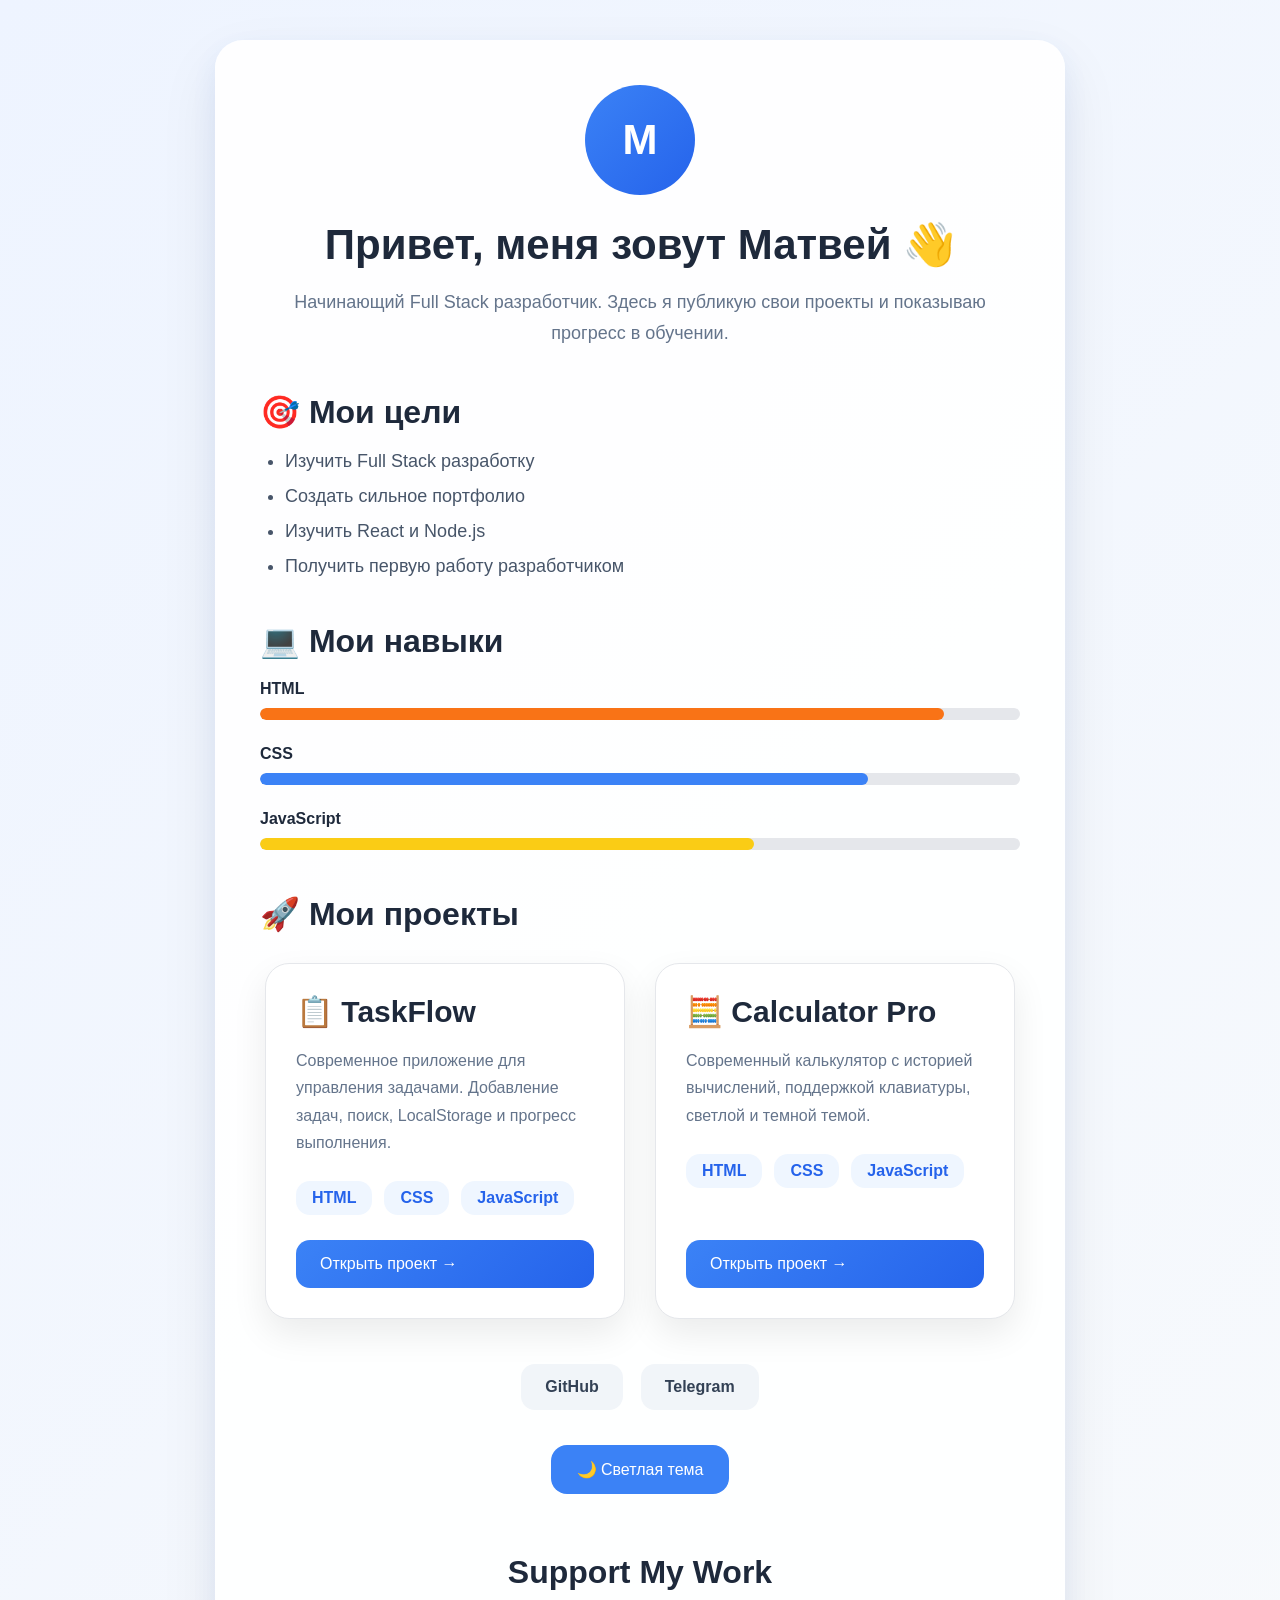
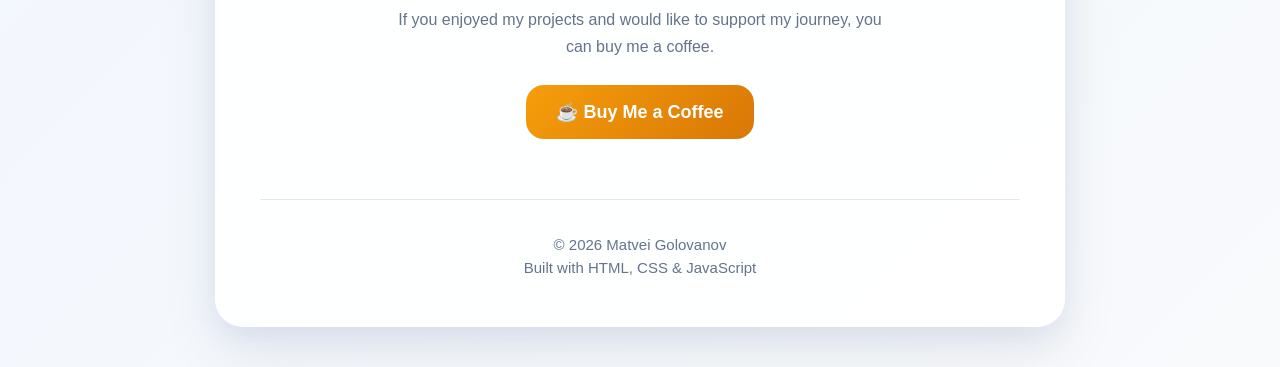
<file: index.html>
<!DOCTYPE html>
<html lang="ru">

<head>

    <meta charset="UTF-8">

    <meta name="viewport" content="width=device-width, initial-scale=1.0">

    <title>Матвей | Frontend Developer</title>

    <link rel="stylesheet" href="style.css">

</head>

    <body>

        <div class="profile-card">

            <div class="avatar">
                M
            </div>

            <h1>
                Привет, меня зовут Матвей 👋
            </h1>

            <p class="subtitle">
                Начинающий Full Stack разработчик.
                Здесь я публикую свои проекты и показываю прогресс в обучении.
            </p>

            <h2>🎯 Мои цели</h2>

            <ul class="goals">

                <li>Изучить Full Stack разработку</li>

                <li>Создать сильное портфолио</li>

                <li>Изучить React и Node.js</li>

                <li>Получить первую работу разработчиком</li>

            </ul>

            <h2>💻 Мои навыки</h2>

            <div class="skills">

                <div class="skill">

                    <p>HTML</p>

                    <div class="progress">

                        <div class="progress-bar html" id="htmlBar"></div>

                    </div>

                </div>

                <div class="skill">

                    <p>CSS</p>

                    <div class="progress">

                        <div class="progress-bar css" id="cssBar"></div>

                    </div>

                </div>

                <div class="skill">

                    <p>JavaScript</p>

                    <div class="progress">

                        <div class="progress-bar js" id="jsBar"></div>

                    </div>

                </div>

            </div>

        <h2 class="projects-title">
            🚀 Мои проекты
        </h2>

        <div class="projects">

            <div class="project-card">

                <h3>
                    📋 TaskFlow
                </h3>

                <p>

                    Современное приложение для управления задачами.

                    Добавление задач, поиск,

                    LocalStorage и прогресс выполнения.

                </p>

                <div class="project-stack">

                    <span>HTML</span>

                    <span>CSS</span>

                    <span>JavaScript</span>

                </div>

                <a  href="todo-list/index.html"
                    class="project-button">
                    Открыть проект →
                </a>         
            </div>

            <div class="project-card">

                <h3>🧮 Calculator Pro</h3>

                <p>

                Современный калькулятор с историей вычислений, поддержкой клавиатуры, 
                светлой и темной темой.
                </p>

                <div class="project-stack">

                <span>HTML</span>
                <span>CSS</span>
                <span>JavaScript</span>
            </div>

            <a
                href="https://matvei-novichok.github.io/calculator-pro/"
                class="project-button"
                target="_blank">

                Открыть проект →

            </a>

            </div>

            </div>

            <div class="buttons">

                <a
                    class="link-button"
                    href="https://github.com/Matvei-novichok"
                    target="_blank">

                    GitHub

                </a>

                <a
                    class="link-button"
                    href="https://t.me/magolsar"
                    target="_blank">

                    Telegram

                </a>

            </div>

            <button id="themeButton">

                🌙 Светлая тема

            </button>

            <div class="support">

                <h2>Support My Work</h2>

                <p>
                    If you enjoyed my projects and would like to support my journey,
                    you can buy me a coffee.
                </p>

                <a
                    href="https://www.donationalerts.com/r/matvei_novck"
                    target="_blank"
                    class="support-button">

                    ☕ Buy Me a Coffee
                </a>

            </div>

            <footer class="footer">

                <p>© 2026 Matvei Golovanov</p>

                <p>Built with HTML, CSS & JavaScript</p>

            </footer>

        </div>

        <script src="script.js"></script>

    </body>

</html>
</file>
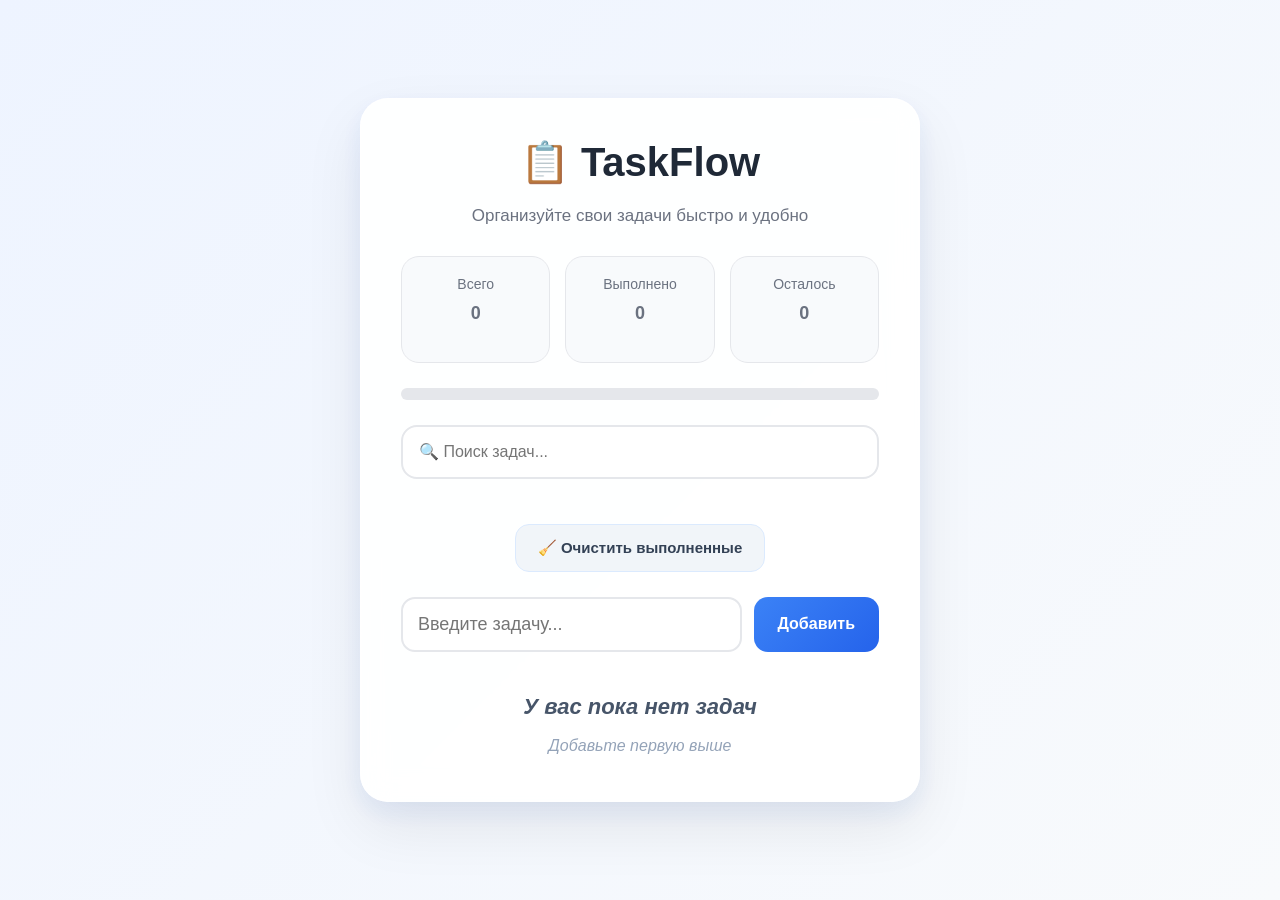
<file: todo-list/index.html>
<!DOCTYPE html>
<html lang="ru">
<head>
    <meta charset="UTF-8">
    <meta name="viewport" content="width=device-width, initial-scale=1.0">
    <title>TaskFlow</title>

    <link rel="stylesheet" href="style.css">
</head>
<body>

    <div class="container">

        <h1>📋 TaskFlow</h1>

        <p class="subtitle">
            Организуйте свои задачи быстро и удобно
        </p>

        <div class="stats">

            <div class="stat-card">

                <span>Всего</span>

                <h3 id="taskCounter">0</h3>

            </div>

            <div class="stat-card">

                <span>Выполнено</span>

                <h3 id="completedCounter">0</h3>

            </div>

            <div class="stat-card">

                <span>Осталось</span>

                <h3 id="remainingCounter">0</h3>

            </div>

        </div>

        <div class="progress">
            <div id="progressBar"></div>
        </div>

        <input
            type="text"
            id="searchInput"
            placeholder="🔍 Поиск задач..."
        >

        <button id="clearCompleted">
            🧹 Очистить выполненные
        </button>

        <div class="input-group">
            <input
                type="text"
                id="taskInput"
                placeholder="Введите задачу..."
            >

            <button id="addButton">
                Добавить
            </button>
        </div>

        <ul id="taskList">

        </ul>

        <p id="emptyText">
            <span class="empty-title">У вас пока нет задач</span>
            <span class="empty-subtitle">Добавьте первую выше</span>
        </p>

    </div>

    <script src="script.js"></script>

</body>
</html>
</file>
<file: style.css>
/* ===========================
   ОБЩИЕ НАСТРОЙКИ
=========================== */

* {
    margin: 0;
    padding: 0;
    box-sizing: border-box;
}

body {
    font-family: "Segoe UI", Arial, sans-serif;
    background: linear-gradient(135deg, #eef4ff 0%, #f8fafc 100%);
    display: flex;
    justify-content: center;
    align-items: center;
    min-height: 100vh;
    padding: 40px;
    color: #1e293b;
}

/* ===========================
   КАРТОЧКА
=========================== */

.profile-card {
    width: 100%;
    max-width: 850px;
    background: rgba(255,255,255,.95);
    border-radius: 28px;
    padding: 45px;
    box-shadow:
        0 25px 60px rgba(0,0,0,.08),
        0 10px 25px rgba(59,130,246,.08);
    transition: .35s;
}

.profile-card:hover {
    transform: translateY(-4px);
}

/* ===========================
   AVATAR
=========================== */

.avatar {
    width: 110px;
    height: 110px;
    border-radius: 50%;
    background: linear-gradient(135deg,#3b82f6,#2563eb);
    color: white;
    font-size: 42px;
    font-weight: bold;

    display:flex;
    justify-content:center;
    align-items:center;

    margin:0 auto 25px;
}

/* ===========================
   ЗАГОЛОВКИ
=========================== */

h1{
    text-align:center;
    font-size:42px;
    margin-bottom:18px;
}

.subtitle{
    text-align:center;
    color:#64748b;
    line-height:1.7;
    font-size:18px;
    margin-bottom:40px;
}

h2{
    margin-top:45px;
    margin-bottom:20px;
    font-size:32px;
}

/* ===========================
   ЦЕЛИ
=========================== */

.goals{
    padding-left:25px;
}

.goals li{
    margin-bottom:14px;
    font-size:18px;
    color:#475569;
}

/* ===========================
   НАВЫКИ
=========================== */

.skill{
    margin-bottom:25px;
}

.skill p{
    font-weight:600;
    margin-bottom:10px;
}

.progress{
    height:12px;
    background:#e5e7eb;
    border-radius:20px;
    overflow:hidden;
}

.progress-bar{
    height:100%;
    border-radius:20px;
    transition:width .8s ease;
}

.html{
    width:90%;
    background:#f97316;
}

.css{
    width:80%;
    background:#3b82f6;
}

.js{
    width:65%;
    background:#facc15;
}

/* ===========================
   ПРОЕКТЫ
=========================== */

.projects{
    display:flex;
    justify-content:center;
    gap:30px;
    margin-top:30px;
    align-items:stretch;
}

.project-card{

    width:100%;
    max-width:360px;

    display:flex;
    flex-direction:column;

    background:#ffffff;
    border:1px solid #e5e7eb;
    border-radius:24px;
    padding:30px;
    box-shadow:0 15px 35px rgba(0,0,0,.08);
    transition:.3s;

}

.project-card:hover{

    transform:translateY(-8px);

    box-shadow:0 25px 50px rgba(0,0,0,.12);

}

.project-card h3{

    font-size:30px;

    margin-bottom:18px;

}

.project-card p{

    color:#64748b;

    line-height:1.7;

}

.project-stack{

    display:flex;

    gap:12px;

    flex-wrap:wrap;

    margin:25px 0;

}

.project-stack span{

    background:#eff6ff;

    color:#2563eb;

    padding:8px 16px;

    border-radius:14px;

    font-weight:600;

}

.project-button{

    display:inline-block;

    margin-top:10px;

    background:linear-gradient(135deg,#3b82f6,#2563eb);

    color:white;

    text-decoration:none;

    padding:15px 24px;

    border-radius:14px;

    transition:.3s;
    margin-top:auto;

}

.project-button:hover{

    transform:translateY(-2px);

    box-shadow:0 12px 25px rgba(59,130,246,.35);

}

/* ===========================
   КНОПКИ
=========================== */

.buttons{

    display:flex;

    justify-content:center;

    gap:18px;

    margin-top:45px;

}

.link-button{

    text-decoration:none;

    background:#f1f5f9;

    color:#334155;

    padding:14px 24px;

    border-radius:14px;

    font-weight:600;

    transition:.3s;

}

.link-button:hover{

    background:#e2e8f0;

    transform:translateY(-2px);

}

/* ===========================
   КНОПКА ТЕМЫ
=========================== */

#themeButton{

    display:block;

    margin:35px auto 0;

    border:none;

    border-radius:16px;

    background:#3b82f6;

    color:white;

    padding:15px 26px;

    font-size:16px;

    cursor:pointer;

    transition:.3s;

}

#themeButton:hover{

    transform:translateY(-2px);

    box-shadow:0 12px 25px rgba(59,130,246,.35);

}

/* ===========================
   АДАПТИВНОСТЬ
=========================== */

@media(max-width:768px){

    body{

        padding:20px;

    }

    .profile-card{

        padding:28px;

    }

    h1{

        font-size:34px;

    }

    h2{

        font-size:26px;

    }

    .subtitle{

        font-size:16px;

    }

    .buttons{

        flex-direction:column;

    }

    .link-button{

        text-align:center;

    }

}

/* ===========================
   DARK THEME
=========================== */

.dark-theme{

    background:#0f172a;

    color:white;

}

.dark-theme .profile-card{

    background:#1e293b;

}

.dark-theme .subtitle{

    color:#cbd5e1;

}

.dark-theme .goals li{

    color:#e2e8f0;

}

.dark-theme .project-card{

    background:#334155;

    border-color:#475569;

}

.dark-theme .project-card p{

    color:#cbd5e1;

}

.dark-theme .project-stack span{

    background:#1d4ed8;

    color:white;

}

.dark-theme .link-button{

    background:#334155;

    color:white;

}

.dark-theme .link-button:hover{

    background:#475569;

}

/* ===========================
   МОБИЛЬНЫЕ КАРТОЧКИ ПРОЕКТОВ
=========================== */

@media (max-width:768px){

    body{
        padding:0;
    }

    .profile-card{
        width:100%;
        border-radius:0;
        padding:25px 20px;
    }

    .projects{
        display:flex;
        overflow-x:auto;
        overflow-y:hidden;
        scroll-snap-type:x mandatory;
        scroll-behavior:smooth;
        -webkit-overflow-scrolling:touch;
        gap:20px;
        padding:0;
        margin-top:30px;
    }

    .projects::-webkit-scrollbar{
        display:none;
    }

    .project-card{
        flex:0 0 100%;
        min-width:100%;
        max-width:100%;
        scroll-snap-align:start;
        padding:30px;
        border-radius:24px;
    }

}

/* ===========================
   SUPPORT
=========================== */

.support{
    text-align:center;
    margin-top:60px;
}

.support h2{
    margin-bottom:15px;
}

.support p{
    max-width:500px;
    margin:0 auto 25px;
    color:#64748b;
    line-height:1.7;
}

.support-button{
    display:inline-block;
    background:linear-gradient(135deg,#f59e0b,#d97706);
    color:white;
    text-decoration:none;
    padding:16px 30px;
    border-radius:18px;
    font-size:18px;
    font-weight:600;
    transition:.3s;
}

.support-button:hover{
    transform:translateY(-3px);
    box-shadow:0 15px 30px rgba(245,158,11,.35);
}

/* ===========================
   FOOTER
=========================== */

.footer{
    margin-top:60px;
    padding-top:30px;
    border-top:1px solid #e5e7eb;
    text-align:center;
}

.footer p{
    color:#64748b;
    font-size:15px;
    margin:6px 0;
}
</file>
<file: todo-list/style.css>
* {
    margin: 0;
    padding: 0;
    box-sizing: border-box;
}

body {
    font-family: "Segoe UI", Arial, sans-serif;
    background: linear-gradient(135deg, #eef4ff 0%, #f8fafc 100%);
    display: flex;
    justify-content: center;
    align-items: center;
    min-height: 100vh;
    margin: 0;
    padding: 30px;
}

.container {
    width: 560px;
    background: rgba(255,255,255,0.92);
    backdrop-filter: blur(14px);
    padding: 40px;
    border-radius: 28px;
    border: 1px solid rgba(255,255,255,0.8);

    box-shadow:
        0 25px 60px rgba(0,0,0,.08),
        0 10px 25px rgba(59,130,246,.08);

    transition: .35s;
}

.container:hover {
    transform: translateY(-4px);
}

h1 {
    text-align: center;
    margin-bottom: 30px;
    color: #1f2937;
    font-size: 40px;
}

.input-group {
    display: flex;
    gap: 12px;
}

input {
    flex: 1;
    padding: 15px;
    border: 2px solid #e5e7eb;
    border-radius: 14px;
    font-size: 18px;
    outline: none;
    transition: 0.3s;
}

input:focus {
    border-color: #3b82f6;
}

button {
    padding: 15px 24px;
    border: none;
    border-radius: 14px;

    background: linear-gradient(135deg,#3b82f6,#2563eb);

    color: white;
    font-size: 16px;
    font-weight: 600;

    cursor: pointer;

    transition: .25s;
}

button:hover {

    transform: translateY(-2px);

    box-shadow: 0 12px 25px rgba(59,130,246,.35);

}

button:active {

    transform: scale(.97);

}

button:hover {
    background: #2563eb;
    transform: translateY(-2px);
}

#taskList {
    list-style: none;
    margin-top: 30px;
}

#taskList li {
    background: #f9fafb;
    border: 2px solid #eef2f7;
    border-radius: 16px;
    padding: 18px 20px;
    margin-bottom: 15px;
    font-size: 18px;
    color: #1f2937;
    transition: 0.3s;
}

#taskList li:hover {
    transform: scale(1.02);
}

#emptyText {
    text-align: center;
    margin-top: 35px;
    color: #9ca3af;
    font-size: 18px;
    font-style: italic;
}

.completed {
    text-decoration: line-through;
    opacity: 0.6;
}

.deleting {
    opacity: 0;
    transform: translateX(80px);
}

li {
    display: flex;
    justify-content: space-between;
    align-items: center;

    background: #ffffff;

    padding: 18px 20px;

    margin-bottom: 14px;

    border-radius: 18px;

    border: 1px solid #eef2f7;

    box-shadow: 0 6px 18px rgba(0,0,0,.05);

    transition: all .25s ease;

    cursor: pointer;
}

li:hover {
    transform: translateY(-2px);
    box-shadow: 0 12px 24px rgba(0,0,0,.08);
}

#taskCounter {
    text-align: center;
    font-size: 18px;
    color: #6b7280;
    margin-bottom: 20px;
}

#searchInput {

    width: 100%;

    padding: 16px;

    margin-bottom: 20px;

    border: 2px solid #e5e7eb;

    border-radius: 16px;

    font-size: 16px;

    outline: none;

    transition: .3s;

    box-sizing: border-box;

}

#searchInput:focus {

    border-color: #3b82f6;

    box-shadow: 0 0 0 5px rgba(59,130,246,.12);

}

#completedCounter,
#remainingCounter {
    text-align: center;
    color: #6b7280;
    font-size: 18px;
    margin-bottom: 10px;
}

.progress {
    width: 100%;
    height: 12px;
    background: #e5e7eb;
    border-radius: 20px;
    overflow: hidden;
    margin-bottom: 25px;
}

#progressBar {
    width: 0%;
    height: 100%;
    background: #3b82f6;
    border-radius: 20px;
    transition: width 0.4s ease;
}

li button {
    background: #ef4444;
    padding: 10px 14px;
    font-size: 15px;
    border-radius: 12px;
}

li button:hover {
    background: #dc2626;
}

.subtitle {
    text-align: center;
    color: #6b7280;
    margin-top: -10px;
    margin-bottom: 30px;
    font-size: 17px;
}

.stats{

display:flex;

gap:15px;

margin:25px 0;

}

.stat-card{

flex:1;

background:#f8fafc;

padding:18px;

border-radius:18px;

text-align:center;

border:1px solid #e5e7eb;

transition:.25s;

}

.stat-card:hover{

transform:translateY(-3px);

box-shadow:0 10px 20px rgba(0,0,0,.05);

}

.stat-card span{

color:#6b7280;

font-size:14px;

}

.stat-card h3{

margin-top:10px;

font-size:30px;

color:#2563eb;

}

#progressBar{

height:100%;

width:0;

border-radius:20px;

background:linear-gradient(
90deg,
#3b82f6,
#60a5fa
);

transition:.4s;

}

li{

position:relative;

overflow:hidden;

}

li::before{

content:"";

position:absolute;

left:0;

top:0;

width:4px;

height:100%;

background:#3b82f6;

opacity:0;

transition:.3s;

}

li:hover::before{

opacity:1;

}

#emptyText{

text-align:center;

color:#94a3b8;

font-size:18px;

line-height:1.8;

margin-top:35px;

}

#clearCompleted {

    display: block;

    margin: 25px auto;

    padding: 14px 22px;

    border: none;

    border-radius: 14px;

    background: #f1f5f9;

    color: #334155;

    font-size: 15px;

    font-weight: 600;

    cursor: pointer;

    transition: .3s;

}

#clearCompleted:hover {

    background: #e2e8f0;

    transform: translateY(-2px);

    box-shadow: 0 8px 18px rgba(0,0,0,.08);

}

#clearCompleted {
    background: #f1f5f9;
    color: #334155;
    border: 1px solid #dbeafe;
}

#clearCompleted:hover {
    background: #e2e8f0;
}

li {
    font-weight: 600;
    animation: fadeIn .3s ease;
}

li::before{
    content:"";
    width:6px;
    height:70%;
    background:#3b82f6;
    border-radius:20px;
    margin-right:16px;
}

@keyframes fadeIn {

    from {

        opacity:0;

        transform:translateY(10px);

    }

    to {

        opacity:1;

        transform:translateY(0);

    }

}

#emptyText{
    text-align:center;
    margin-top:35px;
}

.empty-title{
    display:block;
    font-size:22px;
    font-weight:600;
    color:#475569;
    margin-bottom:6px;
}

.empty-subtitle{
    display:block;
    color:#94a3b8;
    font-size:16px;
}

/* ==========================
   Адаптивность
========================== */

@media (max-width: 768px) {

    body {
        padding: 20px;
    }

    .container {
        width: 100%;
        padding: 25px;
        border-radius: 20px;
    }

    h1 {
        font-size: 42px;
    }

    .subtitle {
        font-size: 16px;
    }

    .stats {
        flex-direction: column;
    }

    .stat-card {
        width: 100%;
    }

    .input-group {
        flex-direction: column;
        gap: 15px;
    }

    #taskInput {
        width: 100%;
    }

    #addButton {
        width: 100%;
    }

    #clearCompleted {
        width: 100%;
    }

    li {
        padding: 16px;
    }

    li button {
        margin-left: 15px;
    }

}
</file>
